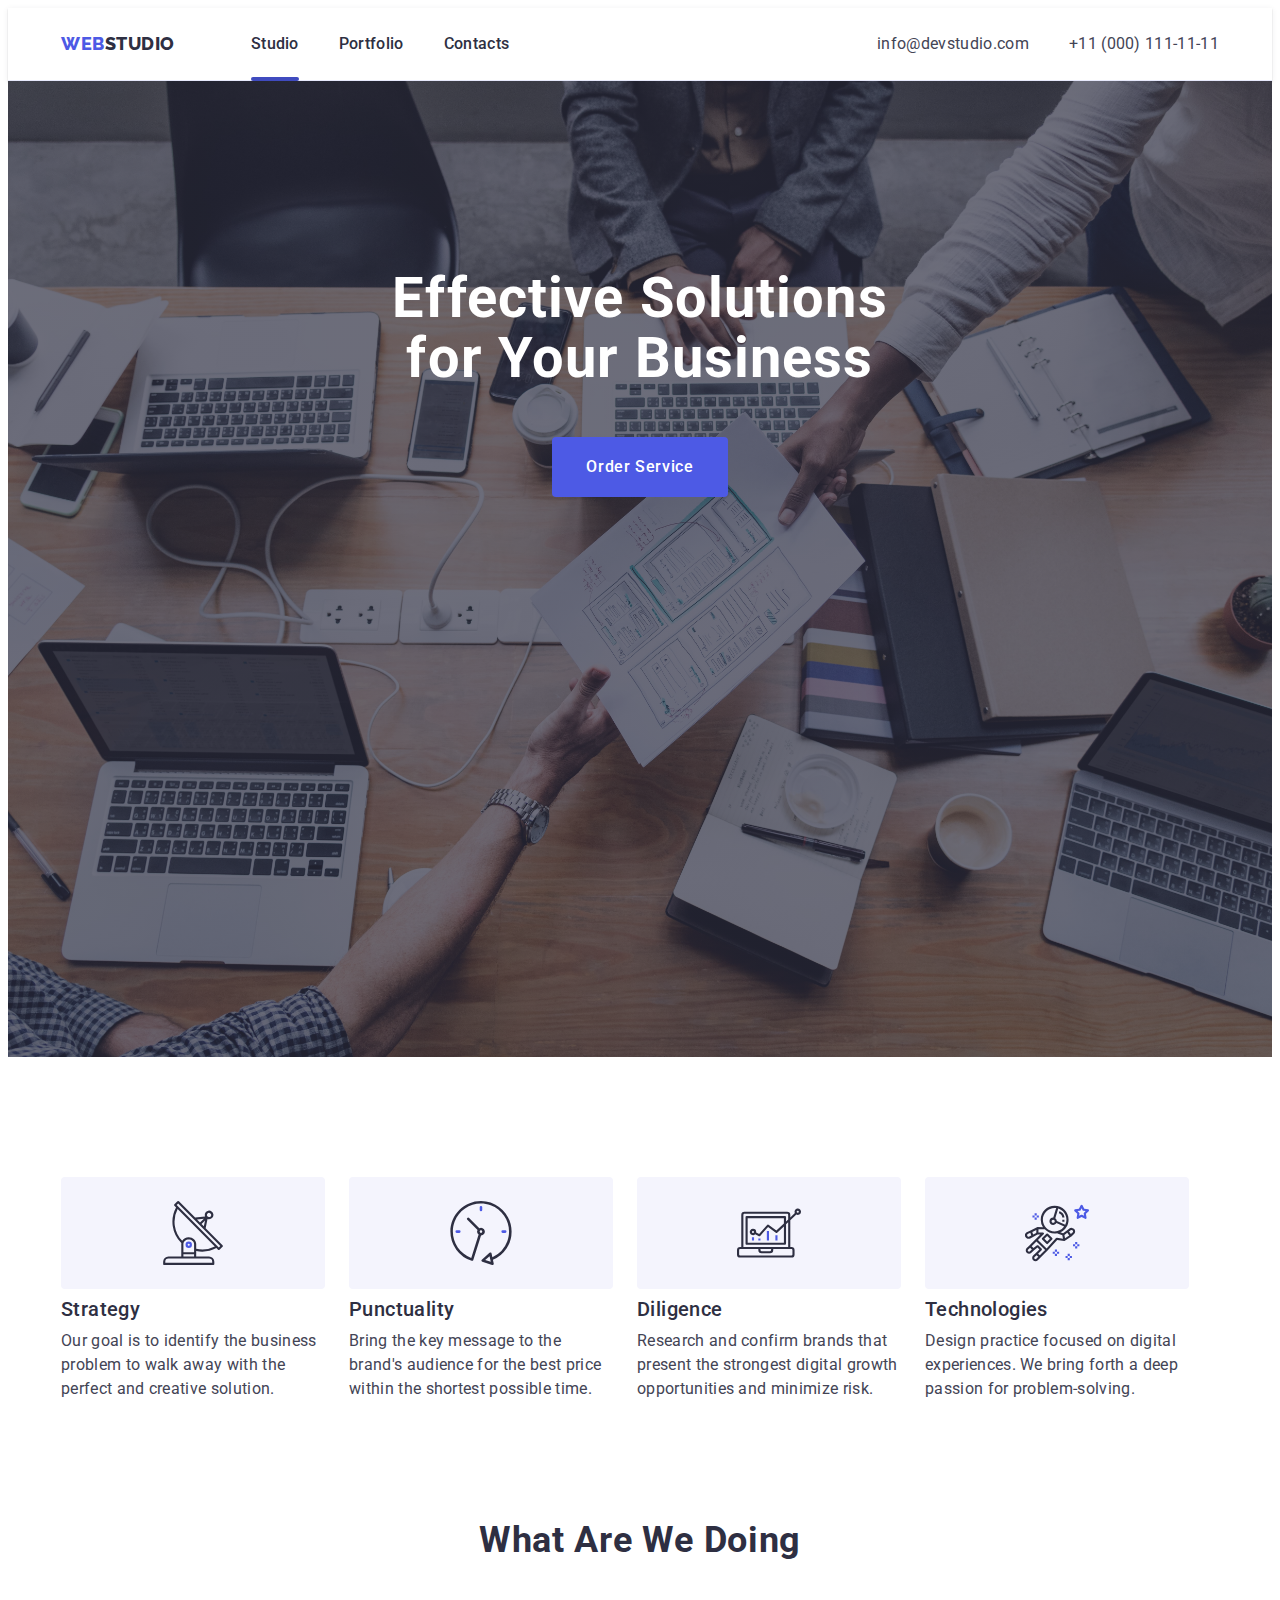
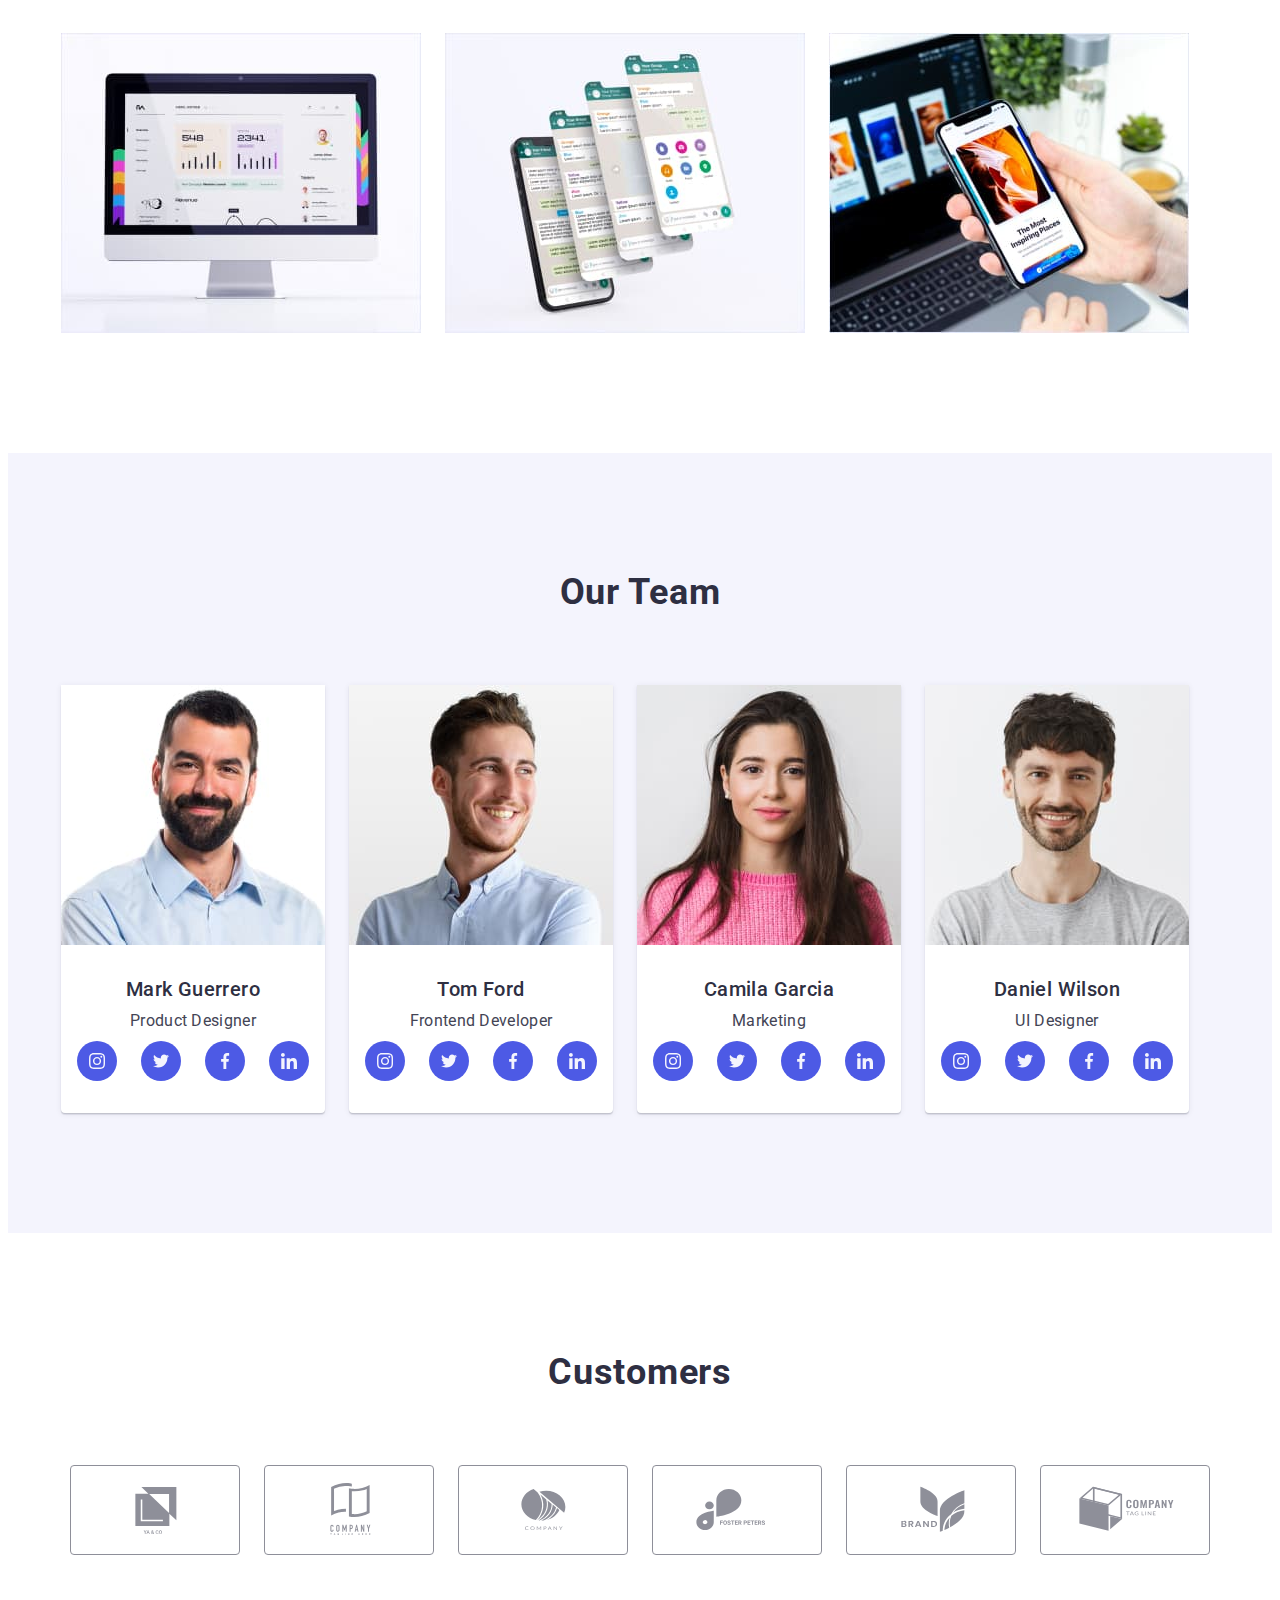
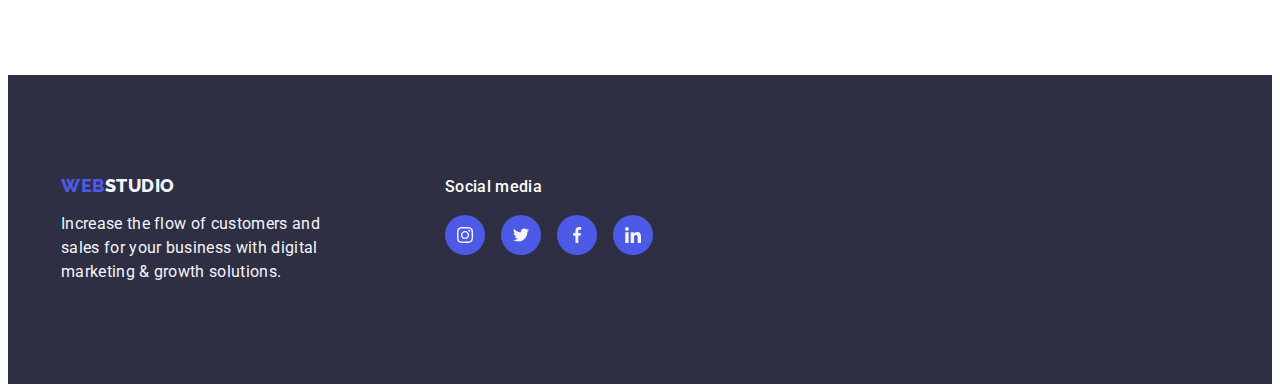
<file: index.html>
<!DOCTYPE html>
<html lang="en">
  <head>
    <meta charset="UTF-8" />
    <meta http-equiv="X-UA-Compatible" content="IE=edge" />
    <meta name="viewport" content="width=device-width, initial-scale=1.0" />
    <title>Studio</title>
    <link
      rel="stylesheet"
      href="https://cdnjs.cloudflare.com/ajax/libs/modern-normalize/1.1.0/modern-normalize.min.css"
      integrity="sha512-wpPYUAdjBVSE4KJnH1VR1HeZfpl1ub8YT/NKx4PuQ5NmX2tKuGu6U/JRp5y+Y8XG2tV+wKQpNHVUX03MfMFn9Q=="
      crossorigin="anonymous"
      referrerpolicy="no-referrer"
    />
    <link rel="preconnect" href="https://fonts.googleapis.com" />
    <link rel="preconnect" href="https://fonts.gstatic.com" crossorigin />
    <link
      href="https://fonts.googleapis.com/css2?family=Raleway:wght@800&family=Roboto:wght@400;500;700;900&display=swap"
      rel="stylesheet"
    />
    <link rel="stylesheet" href="./css/styles.css" />
  </head>

  <body>
    <!--------- Header --------->
    <header class="header-box">
      <div class="container header-container">
        <nav class="header-nav link">
          <a href="./index.html" class="header-logo link"
            >Web<span class="dark-logo logo">Studio</span></a
          >
          <ul class="header-list list">
            <li class="header-item">
              <a href="./index.html" class="header-link link active">Studio</a>
            </li>
            <li class="header-item">
              <a href="./portfolio.html" class="header-link link">Portfolio</a>
            </li>
            <li class="header-item">
              <a href="" class="header-link link">Contacts</a>
            </li>
          </ul>
        </nav>
        <address>
          <ul class="contacts-list list">
            <li class="contacts-item">
              <a href="mailto:info@devstudio.com" class="contacts-link link"
                >info@devstudio.com</a
              >
            </li>
            <li class="contacts-item">
              <a href="tel:+110001111111" class="contacts-link link"
                >+11 (000) 111-11-11</a
              >
            </li>
          </ul>
        </address>
      </div>
    </header>

    <main>
      <!--------- Section 1 Hero --------->
      <section class="hero-section">
        <div class="container">
          <h1 class="hero-title title">
            Effective Solutions for Your Business
          </h1>
          <button type="button" class="hero-button button" data-modal-open>
            Order Service
          </button>
        </div>
      </section>

      <!-- Section 2 - Features -->
      <section class="features-section">
        <div class="container">
          <h2 class="visually-hidden title">Our advantages</h2>
          <ul class="features-list list">
            <li class="features-item">
              <div class="features-list block">
                <svg height="64" width="64">
                  <use href="./images/icons.svg#icon-antenna"></use>
                </svg>
              </div>
              <h3 class="features-subtitle subtitle">Strategy</h3>
              <p class="text">
                Our goal is to identify the business problem to walk away with
                the perfect and creative solution.
              </p>
            </li>

            <li class="features-item">
              <div class="features-list block">
                <svg height="64" width="64">
                  <use href="./images/icons.svg#icon-clock"></use>
                </svg>
              </div>
              <h3 class="features-subtitle subtitle">Punctuality</h3>
              <p class="text">
                Bring the key message to the brand's audience for the best price
                within the shortest possible time.
              </p>
            </li>

            <li class="features-item">
              <div class="features-list block">
                <svg height="64" width="64">
                  <use href="./images/icons.svg#icon-diagram"></use>
                </svg>
              </div>
              <h3 class="features-subtitle subtitle">Diligence</h3>
              <p class="text">
                Research and confirm brands that present the strongest digital
                growth opportunities and minimize risk.
              </p>
            </li>

            <li class="features-item">
              <div class="features-list block">
                <svg height="64" width="64">
                  <use href="./images/icons.svg#icon-astronaut"></use>
                </svg>
              </div>
              <h3 class="features-subtitle subtitle">Technologies</h3>
              <p class="text">
                Design practice focused on digital experiences. We bring forth a
                deep passion for problem-solving.
              </p>
            </li>
          </ul>
        </div>
      </section>

      <!------- Section 3 Services------->
      <section class="services-section">
        <div class="container">
          <h2 class="services-title title">What are we doing</h2>
          <ul class="services-list list">
            <li class="services-item">
              <img
                src="./images/img1.jpg"
                alt="Monitor screen with an open web page"
                width="360"
                height="300"
              />
            </li>

            <li class="services-item">
              <img
                src="./images/img2.jpg"
                alt="Mobile phone with sending screens"
                width="360"
                height="300"
              />
            </li>

            <li class="services-item">
              <img
                src="./images/img3.jpg"
                alt="A phone in the right hand with a mobile version of a web page open on a laptop in the background"
                width="360"
                height="300"
              />
            </li>
          </ul>
        </div>
      </section>

      <!------- Section 4 Our Team ------->
      <section class="team-section">
        <div class="container">
          <h2 class="team-title title">Our team</h2>
          <ul class="team-list list">
            <li class="team-item">
              <img
                src="./images/person1.jpg"
                alt="A brunette in a blue shirt, with a beard and a smile on his face"
                width="264"
              />
              <div class="desc">
                <h3 class="team-subtitle subtitle">Mark Guerrero</h3>
                <p class="team-text text">Product Designer</p>
                <ul class="socials-list list">
                  <li>
                    <a href="#" class="links">
                      <svg width="16" height="16">
                        <use href="./images/icons.svg#icon-instagram"></use>
                      </svg>
                    </a>
                  </li>

                  <li>
                    <a href="#" class="links">
                      <svg width="16" height="16">
                        <use href="./images/icons.svg#icon-twitter"></use>
                      </svg>
                    </a>
                  </li>

                  <li>
                    <a href="#" class="links">
                      <svg width="16" height="16">
                        <use href="./images/icons.svg#icon-facebook"></use>
                      </svg>
                    </a>
                  </li>

                  <li>
                    <a href="#" class="links">
                      <svg width="16" height="16">
                        <use href="./images/icons.svg#icon-linkedin"></use>
                      </svg>
                    </a>
                  </li>
                </ul>
              </div>
            </li>

            <li class="team-item">
              <img
                src="./images/person2.jpg"
                alt="A smiling man in a light shirt looks to the side"
                width="264"
              />
              <div class="desc">
                <h3 class="team-subtitle subtitle">Tom Ford</h3>
                <p class="team-text text">Frontend Developer</p>
                <ul class="socials-list list">
                  <li>
                    <a href="#" class="links">
                      <svg width="16" height="16">
                        <use href="./images/icons.svg#icon-instagram"></use>
                      </svg>
                    </a>
                  </li>

                  <li>
                    <a href="#" class="links">
                      <svg width="16" height="16">
                        <use href="./images/icons.svg#icon-twitter"></use>
                      </svg>
                    </a>
                  </li>

                  <li>
                    <a href="#" class="links">
                      <svg width="16" height="16">
                        <use href="./images/icons.svg#icon-facebook"></use>
                      </svg>
                    </a>
                  </li>

                  <li>
                    <a href="#" class="links">
                      <svg width="16" height="16">
                        <use href="./images/icons.svg#icon-linkedin"></use>
                      </svg>
                    </a>
                  </li>
                </ul>
              </div>
            </li>

            <li class="team-item">
              <img
                src="./images/person3.jpg"
                alt="A smiling girl with long dark hair and a pink blouse"
                width="264"
              />
              <div class="desc">
                <h3 class="team-subtitle subtitle">Camila Garcia</h3>
                <p class="team-text text">Marketing</p>
                <ul class="socials-list list">
                  <li>
                    <a href="#" class="links">
                      <svg width="16" height="16">
                        <use href="./images/icons.svg#icon-instagram"></use>
                      </svg>
                    </a>
                  </li>

                  <li>
                    <a href="#" class="links">
                      <svg width="16" height="16">
                        <use href="./images/icons.svg#icon-twitter"></use>
                      </svg>
                    </a>
                  </li>

                  <li>
                    <a href="#" class="links">
                      <svg width="16" height="16">
                        <use href="./images/icons.svg#icon-facebook"></use>
                      </svg>
                    </a>
                  </li>

                  <li>
                    <a href="#" class="links">
                      <svg width="16" height="16">
                        <use href="./images/icons.svg#icon-linkedin"></use>
                      </svg>
                    </a>
                  </li>
                </ul>
              </div>
            </li>

            <li class="team-item">
              <img
                src="./images/person4.jpg"
                alt="A smiling brown-haired man in a light T-shirt, with a slightly unshaven face"
                width="264"
              />
              <div class="desc">
                <h3 class="team-subtitle subtitle">Daniel Wilson</h3>
                <p class="team-text text">UI Designer</p>
                <ul class="socials-list list">
                  <li>
                    <a href="#" class="links">
                      <svg width="16" height="16">
                        <use href="./images/icons.svg#icon-instagram"></use>
                      </svg>
                    </a>
                  </li>

                  <li>
                    <a href="#" class="links">
                      <svg width="16" height="16">
                        <use href="./images/icons.svg#icon-twitter"></use>
                      </svg>
                    </a>
                  </li>

                  <li>
                    <a href="#" class="links">
                      <svg width="16" height="16">
                        <use href="./images/icons.svg#icon-facebook"></use>
                      </svg>
                    </a>
                  </li>

                  <li>
                    <a href="#" class="links">
                      <svg width="16" height="16">
                        <use href="./images/icons.svg#icon-linkedin"></use>
                      </svg>
                    </a>
                  </li>
                </ul>
              </div>
            </li>
          </ul>
        </div>
      </section>

      <!------- Customers ------->

      <section class="clients-section">
        <div class="container">
          <h2 class="clients-title title">Customers</h2>
          <ul class="clients-list list">
            <li class="item">
              <a class="clients-link link" href="#">
                <div>
                  <svg width="104" height="56">
                    <use href="./images/icons.svg#icon-client-1"></use>
                  </svg>
                </div>
              </a>
            </li>
            <li class="item">
              <a class="clients-link" href="#">
                <div>
                  <svg width="104" height="56">
                    <use href="./images/icons.svg#icon-client-2"></use>
                  </svg>
                </div>
              </a>
            </li>
            <li class="item">
              <a class="clients-link" href="#">
                <div>
                  <svg width="104" height="56">
                    <use href="./images/icons.svg#icon-client-3"></use>
                  </svg>
                </div>
              </a>
            </li>
            <li class="item">
              <a class="clients-link" href="#">
                <div>
                  <svg width="104" height="56">
                    <use href="./images/icons.svg#icon-client-4"></use>
                  </svg>
                </div>
              </a>
            </li>
            <li class="item">
              <a class="clients-link" href="#">
                <div>
                  <svg width="104" height="56">
                    <use href="./images/icons.svg#icon-client-5"></use>
                  </svg>
                </div>
              </a>
            </li>
            <li class="item">
              <a class="clients-link" href="#">
                <div>
                  <svg width="104" height="56">
                    <use href="./images/icons.svg#icon-client-6"></use>
                  </svg>
                </div>
              </a>
            </li>
          </ul>
        </div>
      </section>
    </main>

    <!------- Footer ------->
    <footer class="page-footer">
      <div class="footer-container container">
        <div class="footer-item">
          <a href="./index.html" class="footer-logo link"
            >Web<span class="logo-light">Studio</span></a
          >
          <p class="footer-text text">
            Increase the flow of customers and sales for your business with
            digital marketing & growth solutions.
          </p>
        </div>
        <div class="footer-socials">
          <h3 class="footer-title subtitle">Social media</h3>
          <ul class="footer-soclist list">
            <li>
              <a href="#" class="links">
                <svg width="16" height="16">
                  <use href="./images/icons.svg#icon-instagram"></use>
                </svg>
              </a>
            </li>

            <li>
              <a href="#" class="links">
                <svg width="16" height="16">
                  <use href="./images/icons.svg#icon-twitter"></use>
                </svg>
              </a>
            </li>

            <li>
              <a href="#" class="links">
                <svg width="16" height="16">
                  <use href="./images/icons.svg#icon-facebook"></use>
                </svg>
              </a>
            </li>

            <li>
              <a href="#" class="links">
                <svg width="16" height="16">
                  <use href="./images/icons.svg#icon-linkedin"></use>
                </svg>
              </a>
            </li>
          </ul>
        </div>
      </div>
    </footer>

    <!--------- Modal --------->
    
    <div class="backdrop is-hidden" data-modal>
      <div class="modal">
        <button type="button" class="close-icon-box" data-modal-close>
          <svg width="8" height="8">
            <use href="./images/icons.svg#icon-close-black"></use>
          </svg>
        </button>
      </div>
    </div>

    <script src="./js/modal.js"></script>
  </body>
</html>
</file>
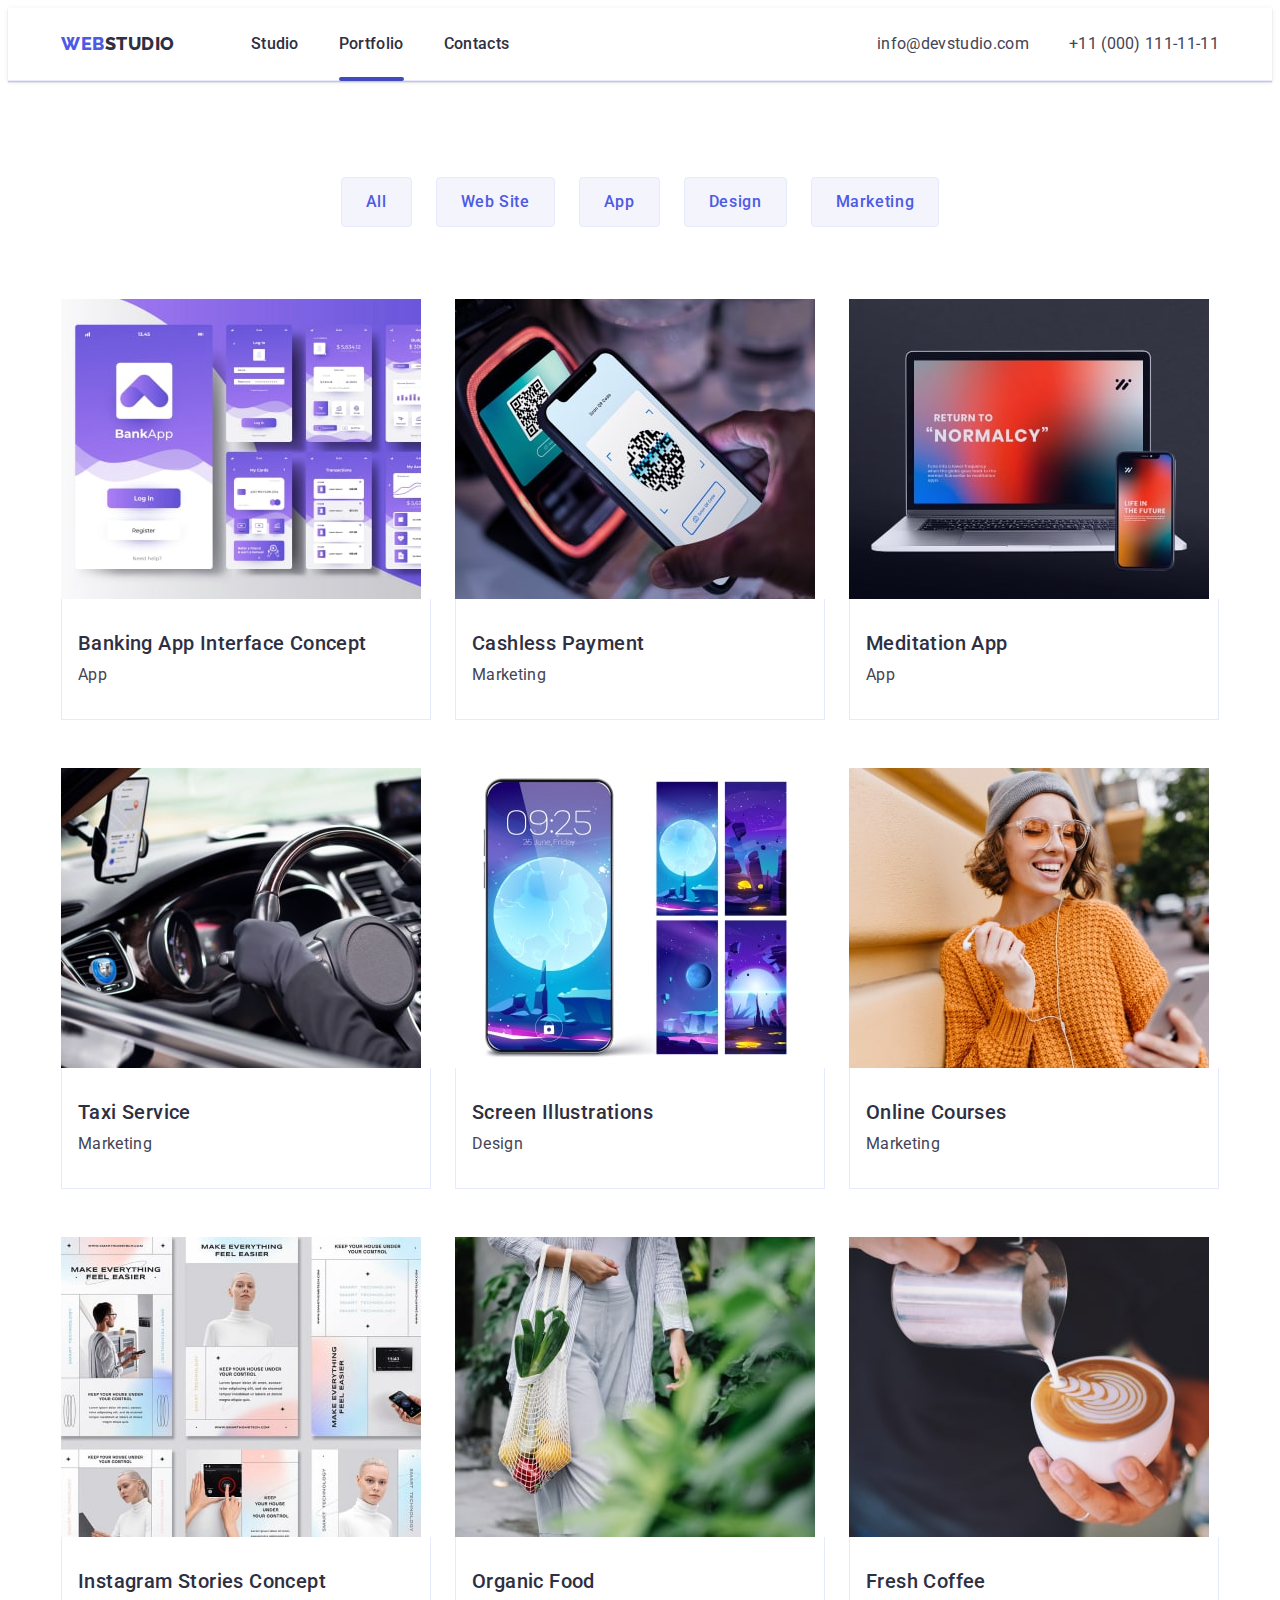
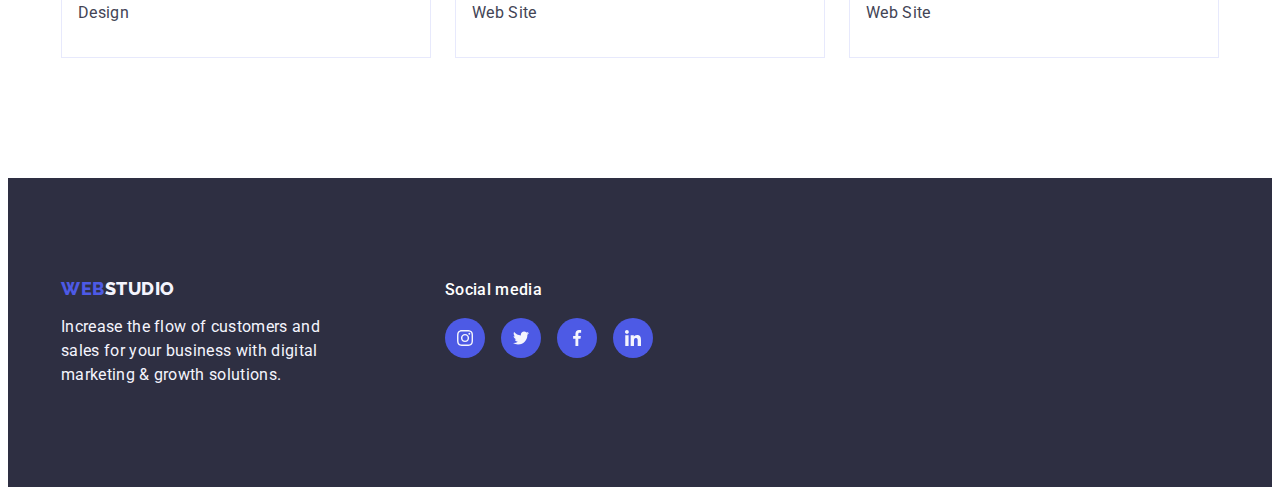
<file: portfolio.html>
<!DOCTYPE html>
<html lang="en">
  <head>
    <meta charset="UTF-8" />
    <meta http-equiv="X-UA-Compatible" content="IE=edge" />
    <meta name="viewport" content="width=device-width, initial-scale=1.0" />
    <title>Portfolio</title>
    <link
      rel="stylesheet"
      href="https://cdnjs.cloudflare.com/ajax/libs/modern-normalize/1.1.0/modern-normalize.min.css"
      integrity="sha512-wpPYUAdjBVSE4KJnH1VR1HeZfpl1ub8YT/NKx4PuQ5NmX2tKuGu6U/JRp5y+Y8XG2tV+wKQpNHVUX03MfMFn9Q=="
      crossorigin="anonymous"
      referrerpolicy="no-referrer"
    />
    <link rel="preconnect" href="https://fonts.googleapis.com" />
    <link rel="preconnect" href="https://fonts.gstatic.com" crossorigin />
    <link
      href="https://fonts.googleapis.com/css2?family=Raleway:wght@800&family=Roboto:wght@400;500;700;900&display=swap"
      rel="stylesheet"
    />
    <link rel="stylesheet" href="./css/styles.css" />
  </head>

  <body>
    <!------- Header ------->
    <header class="header-box">
      <div class="container header-container">
        <nav class="header-nav link">
          <a href="./index.html" class="header-logo link"
            >Web<span class="dark-logo">Studio</span></a
          >
          <ul class="header-list list">
            <li class="header-item">
              <a href="./index.html" class="header-link link">Studio</a>
            </li>
            <li class="header-item">
              <a href="./portfolio.html" class="header-link link active">Portfolio</a>
            </li>
            <li class="header-item">
              <a href="" class="header-link link">Contacts</a>
            </li>
          </ul>
        </nav>

        <address>
          <ul class="contacts-list list">
            <li class="contacts-item">
              <a href="mailto:info@devstudio.com" class="contacts-link link"
                >info@devstudio.com</a
              >
            </li>
            <li class="contacts-item">
              <a href="tel:+110001111111" class="contacts-link link"
                >+11 (000) 111-11-11</a
              >
            </li>
          </ul>
        </address>
      </div>
    </header>

    <!--------Example --------->

    <main>
      <section class="example-section">
        <div class="example-container container">
          <h1 class="visually-hidden title">Our examples</h1>
          <ul class="filter-list list">
            <li class="filter-item">
              <button type="button" class="filter-button button">All</button>
            </li>
            <li class="filter-item">
              <button type="button" class="filter-button button">
                Web Site
              </button>
            </li>
            <li class="filter-item">
              <button type="button" class="filter-button button">App</button>
            </li>
            <li class="filter-item">
              <button type="button" class="filter-button button">Design</button>
            </li>
            <li class="filter-item">
              <button type="button" class="filter-button button">
                Marketing
              </button>
            </li>
          </ul>

          <ul class="example-list list">
            <li class="example-item">
              <a class="link">
                <div class="block">
                  <img
                    src="./images/img1p.jpg"
                    alt="The concept of the interface of the banking program on the forms"
                    width="360"
                  />
                  <div class="overlay"><p class="overlay-disc text">14 Stylish and User-Friendly App Design Concepts · Task Manager App · Calorie Tracker App · Exotic Fruit Ecommerce App · Cloud Storage App</p>
                  </div>
                </div>
                <div class="example-desc">
                  <h2 class="example-subtitle subtitle">
                    Banking App Interface Concept
                  </h2>
                  <p class="text">App</p>
                </div>
              </a>
            </li>

            <li class="example-item">
              <a class="link">
                <div class="block">
                  <img
                    src="./images/img2p.jpg"
                    alt="The phone scans a QR code for payment"
                    width="360"
                  />
                  <div class="overlay"><p class="overlay-disc text">14 Stylish and User-Friendly App Design Concepts · Task Manager App · Calorie Tracker App · Exotic Fruit Ecommerce App · Cloud Storage App</p>
                  </div>
                </div>

                <div class="example-desc">
                  <h2 class="example-subtitle subtitle">Cashless Payment</h2>
                  <p class="text">Marketing</p>
                </div>
              </a>
            </li>

            <li class="example-item">
              <a class="link">
                <div class="block">
                  <img
                    src="./images/img3p.jpg"
                    alt="An application for meditation on two media at once, a laptop and a phone"
                    width="360"
                  />
                  <div class="overlay"><p class="overlay-disc text">14 Stylish and User-Friendly App Design Concepts · Task Manager App · Calorie Tracker App · Exotic Fruit Ecommerce App · Cloud Storage App</p>
                  </div>
                </div>

                <div class="example-desc">
                  <h2 class="example-subtitle subtitle">Meditation App</h2>
                  <p class="text">App</p>
                </div>
              </a>
            </li>

            <li class="example-item">
              <a class="link">
                <div class="block">
                  <img
                    src="./images/img4p.jpg"
                    alt="A mobile phone with a street search application on the background of a car dashboard"
                    width="360"
                  />
                  <div class="overlay"><p class="overlay-disc text">14 Stylish and User-Friendly App Design Concepts · Task Manager App · Calorie Tracker App · Exotic Fruit Ecommerce App · Cloud Storage App</p>
                  </div>
                </div>

                <div class="example-desc">
                  <h2 class="example-subtitle subtitle">Taxi Service</h2>
                  <p class="text">Marketing</p>
                </div>
              </a>
            </li>

            <li class="example-item">
              <a class="link">
                <div class="block">
                  <img
                    src="./images/img5p.jpg"
                    alt="Different mobile phone screens"
                    width="360"
                  />
                  <div class="overlay"><p class="overlay-disc text">14 Stylish and User-Friendly App Design Concepts · Task Manager App · Calorie Tracker App · Exotic Fruit Ecommerce App · Cloud Storage App</p>
                  </div>
                </div>

                <div class="example-desc">
                  <h2 class="example-subtitle subtitle">
                    Screen Illustrations
                  </h2>
                  <p class="text">Design</p>
                </div>
              </a>
            </li>

            <li class="example-item">
              <a class="link">
                <div class="block">
                  <img
                    src="./images/img6p.jpg"
                    alt="A girl in sunglasses, headphones and an anchor jumper"
                    width="360"
                  />
                  <div class="overlay"><p class="overlay-disc text">14 Stylish and User-Friendly App Design Concepts · Task Manager App · Calorie Tracker App · Exotic Fruit Ecommerce App · Cloud Storage App</p>
                  </div>
                </div>

                <div class="example-desc">
                  <h2 class="example-subtitle subtitle">Online Courses</h2>
                  <p class="text">Marketing</p>
                </div>
              </a>
            </li>

            <li class="example-item">
              <a class="link">
                <div class="block"> 
                  <img
                    src="./images/img7p.jpg"
                    alt="Several pages with the concept of Instagram Stories"
                    width="360"
                  />
                  <div class="overlay"><p class="overlay-disc text">14 Stylish and User-Friendly App Design Concepts · Task Manager App · Calorie Tracker App · Exotic Fruit Ecommerce App · Cloud Storage App</p>
                  </div>
                </div> 

                <div class="example-desc">
                  <h2 class="example-subtitle subtitle">
                    Instagram Stories Concept
                  </h2>
                  <p class="text">Design</p>
                </div>
              </a>
            </li>

            <li class="example-item">
              <a class="link">
                <div class="block">
                  <img
                    src="./images/img8p.jpg"
                    alt="A bag with organic products on a girl's hand"
                    width="360"
                  />
                  <div class="overlay"><p class="overlay-disc text">14 Stylish and User-Friendly App Design Concepts · Task Manager App · Calorie Tracker App · Exotic Fruit Ecommerce App · Cloud Storage App</p>
                  </div>
                </div>

                <div class="example-desc">
                  <h2 class="example-subtitle subtitle">Organic Food</h2>
                  <p class="text">Web Site</p>
                </div>
              </a>
            </li>

            <li class="example-item">
              <a class="link">
                <div class="block">
                  <img
                    src="./images/img9p.jpg"
                    alt="A cup of fresh coffee with latte art"
                    width="360"
                  />
                  <div class="overlay"><p class="overlay-disc text">14 Stylish and User-Friendly App Design Concepts · Task Manager App · Calorie Tracker App · Exotic Fruit Ecommerce App · Cloud Storage App</p>
                  </div>
                </div>

                <div class="example-desc">
                  <h2 class="example-subtitle subtitle">Fresh Coffee</h2>
                  <p class="text">Web Site</p>
                </div>
              </a>
            </li>
          </ul>
        </div>
      </section>
    </main>

    <!--------- Footer --------->
    <footer class="page-footer">
      <div class="footer-container container">
        <div class="footer-item">
          <a href="./index.html" class="footer-logo link"
            >Web<span class="logo-light">Studio</span></a
          >
          <p class="footer-text text">
            Increase the flow of customers and sales for your business with
            digital marketing & growth solutions.
          </p>
        </div>
        <div class="footer-socials">
          <h3 class="footer-title subtitle">Social media</h3>
          <ul class="footer-soclist list">
            <li>
              <a href="#" class="links">
                <svg width="16" height="16">
                  <use href="./images/icons.svg#icon-instagram"></use>
                </svg>
              </a>
            </li>

            <li>
              <a href="#" class="links">
                <svg width="16" height="16">
                  <use href="./images/icons.svg#icon-twitter"></use>
                </svg>
              </a>
            </li>

            <li>
              <a href="#" class="links">
                <svg width="16" height="16">
                  <use href="./images/icons.svg#icon-facebook"></use>
                </svg>
              </a>
            </li>

            <li>
              <a href="#" class="links">
                <svg width="16" height="16">
                  <use href="./images/icons.svg#icon-linkedin"></use>
                </svg>
              </a>
            </li>
          </ul>
        </div>
      </div>
    </footer>
  </body>
</html>
</file>
<file: css/styles.css>
/**------- Common rules -------**/

/* *,
*::before,
*::after {
    box-sizing: border-box;
} */

:root {
    --primary-brand-color-iris: #4d5ae5;
    --hovered-color-ocean: #404bbf;
    --title-color-navy-blue: #2e2f42;
    --brand-text-color-slate: #434455;
    --background-color-white: #ffffff;
    --card-background-color-cloud: #f4f4fd;
    --success-color-green: #31d0aa;
    --subtle-color-light-slate: #8e8f99;
    --border-color-cornflower: #e7e9fc;
    --overlay-color-navy-blue-modal: #2e2f42;
    --hero-background-color-grey: #2e2f42;
    --modal-background-color-dairy: #fcfcfc;
}

/*! -------reset------- */

.link {
    text-decoration: none;
}

.list {
    list-style: none;
}

h1,
h2,
h3,
h4,
h5,
h6,
p {
    margin-top: 0;
    margin-bottom: 0;
}

ul {
    margin-top: 0;
    margin-bottom: 0;
    padding-left: 0;
}

address {
    font-style: normal;
}

img {
    display: block;
    max-width: 100%; 
    height: auto;
}

/*? Content */

body {
    font-family: 'Roboto', sans-serif;
    font-style: normal;
    background-color: var(--background-color-white);
    color: var(--brand-text-color-slate);
}

.container {
    width: 1158px;
    padding: 0 15px;
    margin-left: auto;
    margin-right: auto;
    /* outline: 2px solid green;  */
}

.header-logo,
.footer-logo {
    font-family: 'Raleway', sans-serif;
    list-style: none;
    font-weight: 800;
    font-size: 18px;
    line-height: 1.17;
    letter-spacing: 0.03em;
    text-transform: uppercase;
    text-decoration: none;
    color: var(--title-color-navy-blue);
}

.title {
    font-size: 36px;
    line-height: 1.11;
    letter-spacing: 0.02em;
    text-align: center;
    color: var(--title-color-navy-blue);
}

.subtitle {
    font-weight: 500;
    font-size: 20px;
    line-height: 1.2;
    letter-spacing: 0.02em;
    color: var(--title-color-navy-blue);
}

.text {
    font-size: 16px;
    line-height: 1.5;
    letter-spacing: 0.02em;
    color: var(--brand-text-color-slate);
}

.button {
    font-family: inherit;
    font-style: normal;
    font-weight: 500;
    font-size: 16px;
    line-height: 1.5;
    align-items: center;
    letter-spacing: 0.04em;
    text-decoration: none;
    text-transform: none;
    cursor: pointer;
}

.visually-hidden {
    position: absolute;
    width: 1px;
    height: 1px;
    margin: -1px;
    border: 0;
    padding: 0;
    white-space: nowrap;
    clip-path: inset(100%);
    clip: rect(0 0 0 0);
    overflow: hidden;
}

/** --------- Header --------- */

.header-container {
    display: flex;
}

.header-nav{
    margin-right: auto;
    padding-top: 24px;
    padding-bottom: 24px;
    display: flex;
    align-items: center;
}

.header-logo {
    margin-right: 76px;
    color: var(--primary-brand-color-iris);
}

.dark-logo {
    color: var(--title-color-navy-blue);
}

.header-list {
    display: flex;
    gap: 40px;

    transition-property: color;
    transition-duration: 250ms;
    transition-timing-function: cubic-bezier(0.4, 0, 0.2, 1);
}  

.header-item {
    position: relative;
}

.link.active::after { 
    display: block;
    position: absolute;
    content: "";
    width: 100%;
    height: 4px;
    top: 45px;
    border-radius: 2px;
    background-color:var(--hovered-color-ocean);
} 

.header-list .link:hover,
.header-list .link:focus {
    color: var(--hovered-color-ocean);
}

.header-item {
    display: inline-block;
}

.header-link {
    font-weight: 500;
    font-size: 16px;
    line-height: 1.5;
    letter-spacing: 0.02em;
    cursor: pointer;
    color: var(--title-color-navy-blue);
}

.contacts-list {
    padding-top: 24px;
    padding-bottom: 24px;
    gap: 40px;
    align-items: center;    
    display: flex;

    transition-property: color;
    transition-duration: 250ms;
    transition-timing-function: cubic-bezier(0.4, 0, 0.2, 1);
}

.contacts-item {
    display: inline-block;
} 

.contacts-link {
    font-style: normal;
    font-size: 16px;
    line-height: 1.5;
    letter-spacing: 0.02em;
    cursor: pointer;
    color: var(--brand-text-color-slate);

    transition-property: color;
    transition-duration: 250ms;
    transition-timing-function: cubic-bezier(0.4, 0, 0.2, 1);
}

.contacts-link:hover,
.contacts-link:focus {
    color: var(--hovered-color-ocean);
}

.header-box {
    border-bottom: 1px solid var(--border-color-cornflower);
    box-shadow: 0px 2px 1px rgba(46, 47, 66, 0.08), 0px 1px 1px rgba(46, 47, 66, 0.16), 0px 1px 6px rgba(46, 47, 66, 0.08);
}

/** --------- Hero --------- */

.hero-section {
    max-width: 1440px;     
    height: 600px;  
    margin-left: auto;     
    margin-right: auto;
    padding-top: 188px;
    padding-bottom: 188px;
    text-align: center;
    text-decoration: none;
    background-image: linear-gradient(to right, rgba(46, 47, 66, 0.7), rgba(46, 47, 66, 0.7)), url(../images/hero-overlay.jpg);
    background-repeat: no-repeat;     background-position: center;     
    background-size: cover;
}

.hero-title {
    margin-bottom: 48px ;
    margin-left: auto;
    margin-right: auto;
    width: 496px;
    font-size: 56px;
    line-height: 1.07;
    text-align: center;
    color: var(--background-color-white);
}

.hero-button  {
    padding: 16px 32px;
    border-radius: 4px;
    color: var(--background-color-white);
    background-color: var(--primary-brand-color-iris);
    border-color: transparent;

    transition-property: color, background-color, border-color, box-shadow;
    transition-duration: 250ms;
    transition-timing-function: cubic-bezier(0.4, 0, 0.2, 1);
}

/* .button:is(:hover, :focus) {
    color: var(--background-color-white);
    background-color: var(--hovered-color-ocean);
} */

.button:hover,
.button:focus {
    color: var(--background-color-white);
    background-color: var(--hovered-color-ocean);
}


/** --------- Features --------- */

.features-section {
    padding-top: 120px;
    padding-bottom: 120px;
} 

.features-list {
    display: flex;
}

.features-item {
    display: inline-block;
    max-width: 264px;
}

.features-item:not(:last-child) {
    margin-right: 24px;
}

.features-list .block {
    display: flex;
    height: 112px;
    margin-bottom: 8px;
    border-radius: 4px;
    justify-content: center;
    align-items: center;
    background-color: var(--card-background-color-cloud)
}

.features-subtitle {
    margin-bottom: 8px;
}

/** --------- Services --------- */

.services-section {
    padding-bottom: 120px;
}

.services-title {
    margin-bottom: 72px;
    text-transform: capitalize;
}

.services-list {
    display: flex;
}

.services-item:not(:last-child) {
    margin-right: 24px;
}

/** --------- Team --------- */

.team-section {
    padding-top: 120px;
    padding-bottom: 120px;
    background-color: var(--card-background-color-cloud);
}

.team-title {
    margin-bottom: 72px;
    text-transform: capitalize;
}

.team-list {
    display: flex;
}

.team-item {
    background-color: var(--background-color-white);
    box-shadow: 0px 1px 6px rgba(46, 47, 66, 0.08), 0px 1px 1px rgba(46, 47, 66, 0.16), 0px 2px 1px rgba(46, 47, 66, 0.08);
    border-radius: 0px 0px 4px 4px;
} 

.team-item:not(:last-child) {
    margin-right: 24px;
}

.team-member {
    padding-bottom: 32px;
    text-align: center;
}

.desc {
    padding: 32px 16px;
    text-align: center;
}

.team-subtitle {
    margin-bottom: 8px;
}

.team-text {
    margin-bottom: 8px;
}

.desc .socials-list {
    display: flex;
    width: 232px;
    gap: 24px;
    justify-content: center;
  }

.socials-list .links {
    display: inline-flex;
    width: 40px;
    height: 40px;
    border-radius: 50%;
    justify-content: center;
    align-items: center;
    background: var(--primary-brand-color-iris) ;
    fill: var(--card-background-color-cloud);

    transition-property: fill, background-color;
    transition-duration: 250ms;
    transition-timing-function: cubic-bezier(0.4, 0, 0.2, 1);
}
  
  .socials-list .links:hover,
  .socials-list .links:focus {
    fill: var(--card-background-color-cloud);
    background-color: var(--hovered-color-ocean);
  }

/** ------- Customers ------- */

.clients-section {
    padding-top: 120px;
    padding-bottom: 120px;
}

.clients-title {
    margin-bottom: 72px;
}

.clients-list {
    display: flex;
    gap: 24px;
    justify-content: center;
}

.clients-link {
    display: flex;
    width: 168px;
    height: 88px;
    border: 1px solid var(--subtle-color-light-slate);
    border-radius: 4px;
    justify-content: center;
    align-items: center;
    fill: var(--subtle-color-light-slate);

    transition-property: fill, border;
    transition-duration: 250ms;
    transition-timing-function: cubic-bezier(0.4, 0, 0.2, 1);
}

.clients-link:hover,
.clients-link:focus {
    border: 1px solid var(--hovered-color-ocean);
    fill: var(--hovered-color-ocean);
}


/** --------- Footer --------- */

.page-footer {
    padding-top: 100px;
    padding-bottom: 100px;
    background-color: var(--title-color-navy-blue);
}
.footer-container {
    display: flex;
}
.footer-item {
    margin-right: 120px;
}

.footer-logo {
    display: inline-block;
    margin-bottom: 16px;
    color: var(--primary-brand-color-iris);
}

.logo-light {
    color: var(--card-background-color-cloud);
}

.footer-text {
    max-width: 264px;
    color: var(--card-background-color-cloud);
}

.footer-socials {
    display: inline-block;
}

.footer-title.subtitle {
    margin-bottom: 16px;
    font-size: 16px;
    line-height: 1.5;
    color: var(--background-color-white)
}

.footer-soclist {
    display: flex;
    gap: 16px;
}

.footer-soclist .links {
    display: flex;

    width: 40px;
    height: 40px;
    border-radius: 50%;
    background: #4D5AE5;
    justify-content: center;
    align-items: center;
    fill: var(--card-background-color-cloud);

    transition-property: fill, background-color;
    transition-duration: 250ms;
    transition-timing-function: cubic-bezier(0.4, 0, 0.2, 1);
}

 .footer-soclist .links:hover,
 .footer-soclist .links:focus {
     fill: var(--card-background-color-cloud);
     background-color: var(--success-color-green);
 }


/*? --------- Portfolio --------- */
/** --------- Example filter --------- */

.example-section {
    padding-top: 96px;
    padding-bottom: 120px;
}

.filter-list {
    margin-bottom: 72px;
    display: flex;
    justify-content: center;
}

.filter-item:not(:last-child) {
    margin-right: 24px;
}

.filter-button {
    padding: 12px 24px;
    border: 1px solid var(--border-color-cornflower);
    border-radius: 4px;
    color: var(--primary-brand-color-iris);
    background: var(--card-background-color-cloud);

    transition-property: color, background-color, box-shadow;
    transition-duration: 250ms;
    transition-timing-function: cubic-bezier(0.4, 0, 0.2, 1);
}

.filter-button:hover,
.filter-button:focus {
    color: var(--background-color-white);
    background: var(--hovered-color-ocean);
    box-shadow: 0px 3px 1px rgba(0, 0, 0, 0.1), 0px 2px 1px rgba(0, 0, 0, 0.08), 0px 2px 2px rgba(0, 0, 0, 0.12);
}

/** --------- Example --------- */
.example-list {
    display: flex; 
    flex-wrap: wrap;
    gap: 48px 24px;
}

.example-item {
    flex-basis: calc((100% - 48px) / 3);

    transition-property: box-shadow;
    transition-duration: 250ms;
    transition-timing-function: cubic-bezier(0.4, 0, 0.2, 1);
}

.example-item:hover,
.example-item:focus {
    box-shadow: 0px 1px 6px rgba(46, 47, 66, 0.08), 0px 1px 1px rgba(46, 47, 66, 0.16), 0px 2px 1px rgba(46, 47, 66, 0.08);
}

.example-item:nth-last-child(-n + 3) {
    margin-bottom: none;
}

.block {
    position: relative;
    overflow: hidden;
}

.example-item:hover .overlay {
    transform: translatey(0);
}

.overlay {
    position: absolute;
    top: 0;
    left: 0;
    width: 100%;
    height: 100%;
    background: var(--primary-brand-color-iris);

    transform: translateY(100%);
    transition-property: transform, color, background-color, box-shadow;
    transition-duration: 250ms;
    transition-timing-function: cubic-bezier(0.4, 0, 0.2, 1);
}

.overlay-disc.text {
    padding: 40px 32px 164px 32px;
    text-align: justify;
    color: var(--card-background-color-cloud);
}


.example-desc {
    padding: 32px 16px;
    border: 1px solid var(--border-color-cornflower);
    border-top: none;
}

.example-subtitle {
    margin-bottom: 8px;
} 

/**========= Modal =========*/

.backdrop {
    position: fixed;
    top: 0;
    left: 0;
    width: 100%;
    height: 100%;
    background-color: var(--overlay-color-navy-blue-modal 40%);
    z-index: 20;
    display: flex;
    justify-content: center;
    align-items: center;

    transition: opacity 250ms cubic-bezier(0.4, 0, 0.2, 1),
    visibility 250ms cubic-bezier(0.4, 0, 0.2, 1);
}

.backdrop.is-hidden {
    visibility: 0;
    opacity: 0;
    pointer-events: none;
}
  
.modal {
    position: fixed;
    width: 408px;
    height: 576px;
    top: 88px;
    overflow-y: auto;
  
    background: var(--background-color-white);
  
    box-shadow: 0px 1px 1px rgba(0, 0, 0, 0.14), 0px 1px 3px rgba(0, 0, 0, 0.12), 0px 2px 1px rgba(0, 0, 0, 0.2);
    border-radius: 4px;

    transition-property: background-color, box-shadow;
    transition-duration: 250ms;
    transition-timing-function: cubic-bezier(0.4, 0, 0.2, 1);
}
    
.close-icon-box {
    position: absolute;
    display: inline-flex;
    width: 24px;
    height: 24px;
    top: 24px;
    right: 24px;
    justify-content: center;
    align-items: center;
    fill: var(--overlay-color-navy-blue-modal);
    background-color: var(--border-color-cornflower);
    border: 1px solid rgba(0, 0, 0, 0.1);
    border-radius: 50%;
    cursor: pointer;

    transition-property: fill, background-color;
    transition-duration: 250ms;
    transition-timing-function: cubic-bezier(0.4, 0, 0.2, 1);
}

.close-icon-box:hover,
.close-icon-box:focus {
    fill: var(--background-color-white); 
    background-color: var(--hovered-color-ocean);
}
</file>
